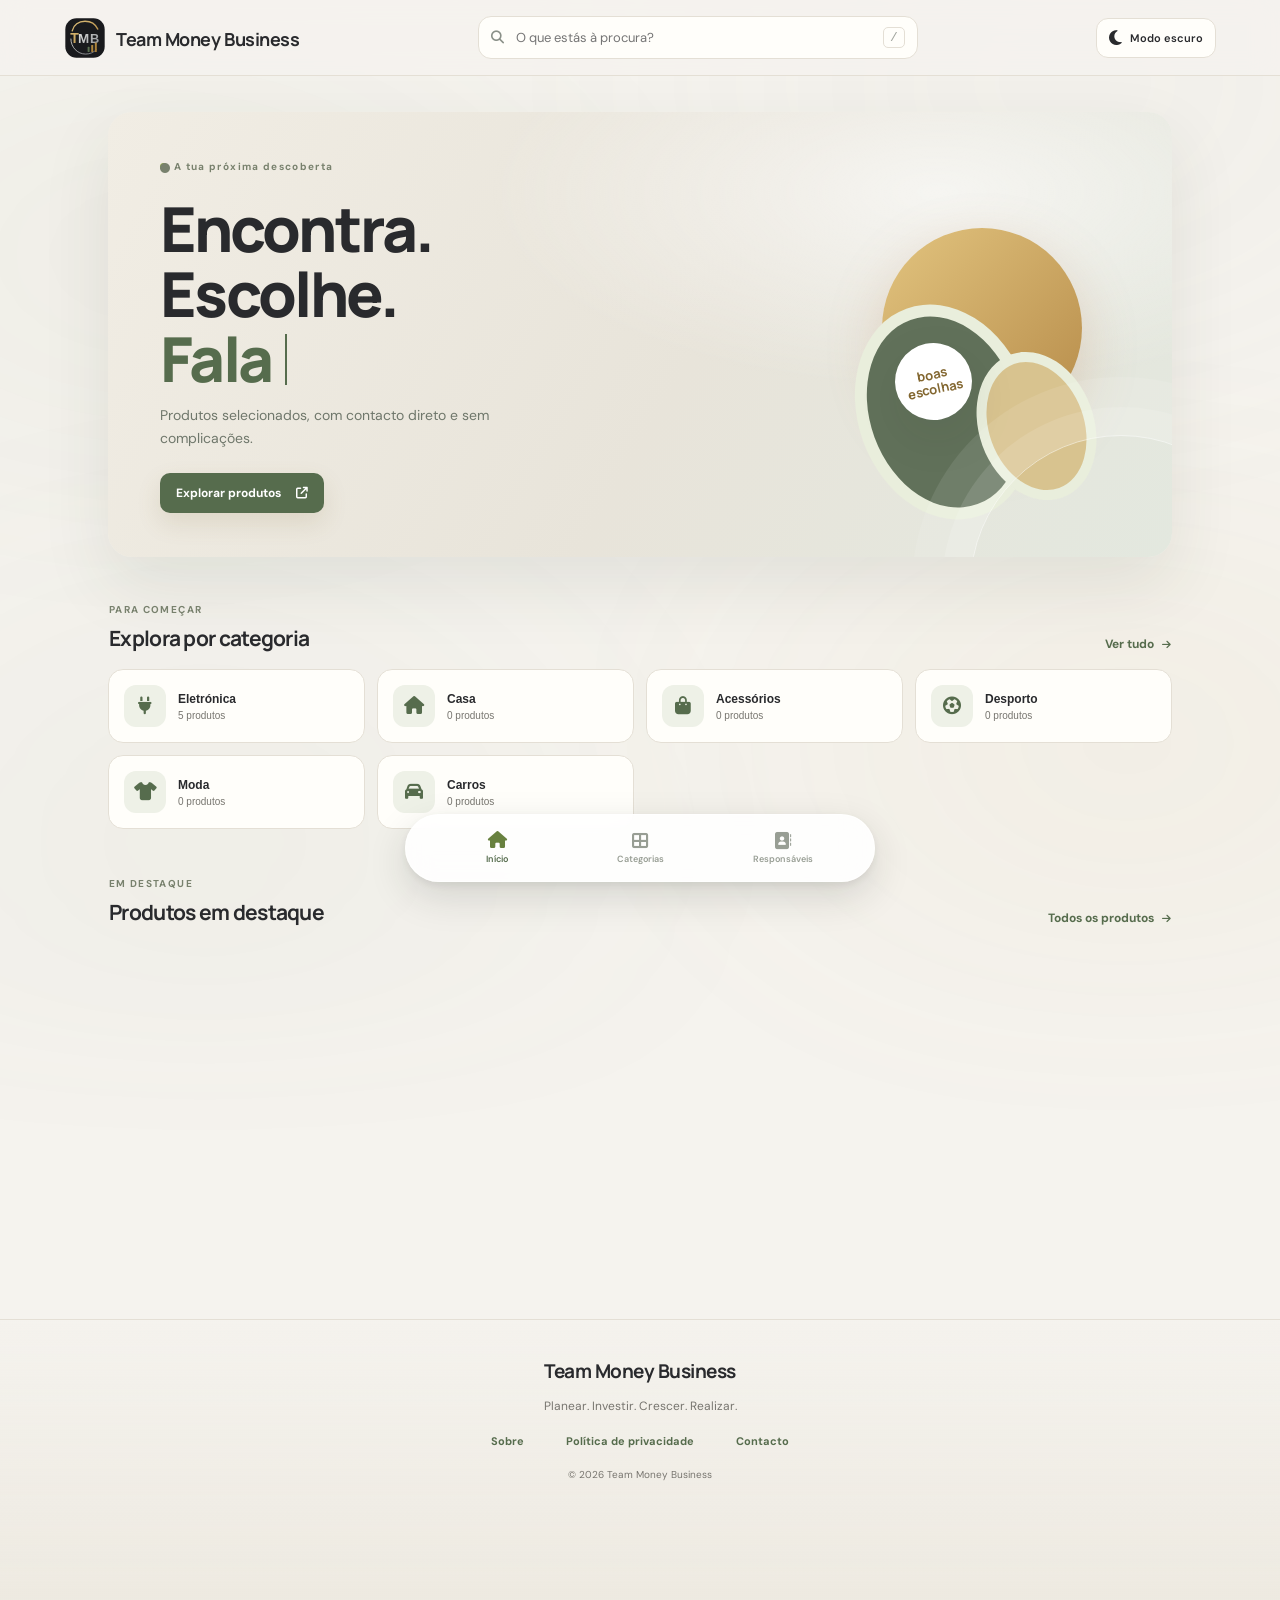
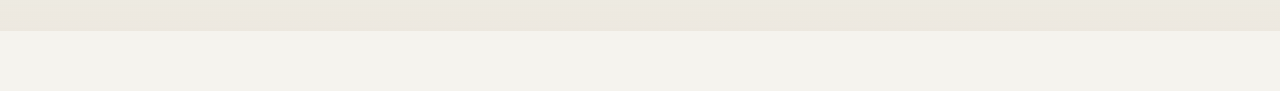
<file: index.html>
<!doctype html>
<html lang="pt">
<head>
  <meta charset="utf-8">
  <meta name="viewport" content="width=device-width, initial-scale=1">
  <meta name="theme-color" content="#f5f3ee">
  <meta name="description" content="Team Money Business é uma vitrine digital de produtos selecionados, com contacto direto e sem complicações. Encontra, escolhe e fala com o vendedor.">
  <title>Team Money Business</title>
  <link rel="stylesheet" href="https://cdnjs.cloudflare.com/ajax/libs/font-awesome/6.7.2/css/all.min.css">
  <link rel="preconnect" href="https://fonts.googleapis.com">
  <link rel="preconnect" href="https://fonts.gstatic.com" crossorigin>
  <link href="https://fonts.googleapis.com/css2?family=DM+Sans:wght@400;500;600;700&family=Manrope:wght@600;700;800&display=swap" rel="stylesheet">
  <link rel="stylesheet" href="css/styles.css">
</head>
<body>
  <header class="cabecalho">
    <a class="marca" href="#inicio" aria-label="Team Money Business"><img class="logo-marca" src="assets/logo.svg" alt=""><span class="texto-marca"><strong>Team Money Business</strong></span></a>
    <label class="caixa-pesquisa"><i class="fa-solid fa-magnifying-glass" aria-hidden="true"></i><input id="campoPesquisa" type="search" placeholder="O que estás à procura?" autocomplete="off"><kbd>/</kbd></label>
    <button class="botao-tema" id="alternarTema" type="button" aria-label="Ativar modo escuro" aria-pressed="false"><i class="icone-tema fa-solid fa-moon" aria-hidden="true"></i><span class="legenda-tema">Modo escuro</span></button>
  </header>

  <main id="aplicacao" class="conteudo-pagina">
    <section id="inicio" class="secao-pagina ativa" aria-label="Início">
      <div class="destaque-principal">
        <div class="texto-destaque"><span class="rotulo-superior"><i class="fa-solid fa-circle" aria-hidden="true"></i> <span id="rotuloDigitado" class="texto-digitado" aria-hidden="true">A tua próxima descoberta</span></span><h1 aria-label="Encontra. Escolhe. Fala com o vendedor."><span id="tituloDigitado" class="texto-digitado" aria-hidden="true">Encontra. Escolhe.</span><br><em><span id="fraseDigitada" class="texto-digitado" aria-hidden="true">Fala com o vendedor.</span></em></h1><p>Produtos selecionados, com contacto direto e sem complicações.</p><a class="botao-destaque" href="#categorias">Explorar produtos <i class="fa-solid fa-arrow-up-right-from-square" aria-hidden="true"></i></a></div>
        <div class="arte-destaque" aria-hidden="true"><div class="sol-decorativo"></div><div class="circulo-decorativo circulo-um"></div><div class="circulo-decorativo circulo-dois"></div><div class="selo-destaque">boas<br>escolhas</div><i class="brilho-destaque fa-solid fa-sparkles"></i></div>
      </div>
      <div class="cabecalho-secao"><div><span class="rotulo-superior">PARA COMEÇAR</span><h2>Explora por categoria</h2></div><a href="#categorias" class="link-texto">Ver tudo <i class="fa-solid fa-arrow-right" aria-hidden="true"></i></a></div>
      <div id="categoriasInicio" class="lista-categorias"></div>
      <div class="cabecalho-secao cabecalho-produtos"><div><span class="rotulo-superior">EM DESTAQUE</span><h2>Produtos em destaque</h2></div><a href="#categorias" class="link-texto">Todos os produtos <i class="fa-solid fa-arrow-right" aria-hidden="true"></i></a></div>
      <div id="produtosDestaque" class="grelha-produtos"></div>
    </section>

    <section id="produto" class="secao-pagina" aria-label="Detalhes do produto">
      <div id="paginaProduto"></div>
    </section>

    <section id="categorias" class="secao-pagina" aria-label="Categorias e produtos">
      <div class="titulo-pagina"><span class="rotulo-superior">EXPLORA O CATÁLOGO</span><h1>Produtos</h1><p>Escolhe uma categoria ou pesquisa pelo que precisas.</p></div>
      <div id="filtrosCategoria" class="linha-filtros"></div>
      <div id="produtosCatalogo" class="grelha-produtos"></div>
      <div id="semProdutos" class="estado-vazio" hidden><i class="fa-solid fa-magnifying-glass" aria-hidden="true"></i><h3>Não encontrámos esse produto</h3><p>Tenta outro termo ou escolhe uma categoria.</p></div>
    </section>

    <section id="responsaveis" class="secao-pagina" aria-label="Responsáveis">
      <div class="titulo-pagina"><span class="rotulo-superior">CONTACTO DIRETO</span><h1>Os responsáveis</h1><p>Escolhe com quem queres falar. O WhatsApp abre com a mensagem pronta.</p></div>
      <div id="listaResponsaveis" class="grelha-responsaveis"></div>
      <div class="nota-informativa"><i class="fa-solid fa-circle-info" aria-hidden="true"></i><p>Ao escolher um responsável, vais abrir uma conversa no WhatsApp. A compra é combinada diretamente com essa pessoa.</p></div>
    </section>
  </main>

  <footer class="rodape-site"><a class="marca-rodape" href="#inicio">Team Money Business</a><p class="slogan-rodape">Planear. Investir. Crescer. Realizar.</p><nav aria-label="Informações"><a href="pages/about.html">Sobre</a><a href="pages/privacy-policy.html">Política de privacidade</a><a href="pages/contact.html">Contacto</a></nav><span class="direitos-rodape">© <span data-ano-atual></span> Team Money Business</span></footer>

  <nav class="barra-navegacao" aria-label="Navegação principal">
    <a href="#inicio" class="item-navegacao ativa" data-rota="inicio"><i class="icone-navegacao fa-solid fa-house" aria-hidden="true"></i><span>Início</span></a>
    <a href="#categorias" class="item-navegacao" data-rota="categorias"><i class="icone-navegacao fa-solid fa-table-cells-large" aria-hidden="true"></i><span>Categorias</span></a>
    <a href="#responsaveis" class="item-navegacao" data-rota="responsaveis"><i class="icone-navegacao fa-solid fa-address-book" aria-hidden="true"></i><span>Responsáveis</span></a>
  </nav>

  <dialog id="janelaContacto" class="janela-contacto"><button class="botao-fechar-janela" aria-label="Fechar"><i class="fa-solid fa-xmark" aria-hidden="true"></i></button><span class="rotulo-superior">UM ÚLTIMO PASSO</span><h2>Com quem queres falar?</h2><p id="produtoContacto" class="produto-contacto"></p><div id="listaResponsaveisContacto" class="lista-responsaveis"></div></dialog>
  <div id="aviso-flutuante" class="aviso-flutuante" role="status" aria-live="polite"></div>
  <script src="js/theme.js" defer></script>
  <script src="js/app.js" defer></script>
</body>
</html>
</file>
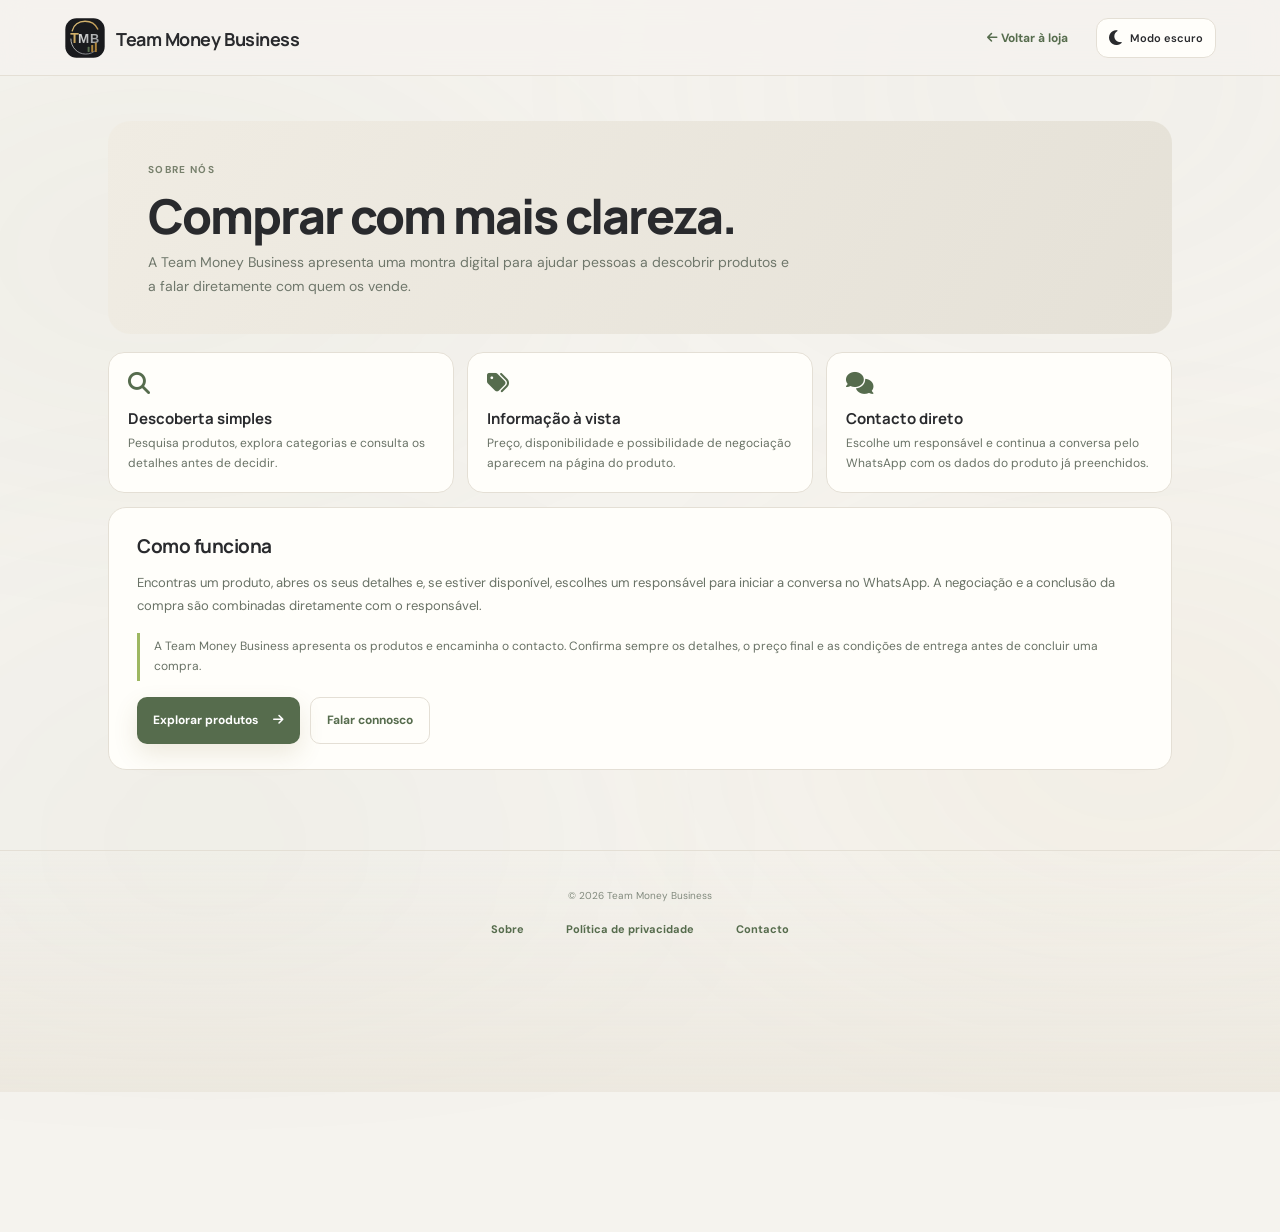
<file: pages/about.html>
<!doctype html>
<html lang="pt">
<head>
  <meta charset="utf-8">
  <meta name="viewport" content="width=device-width, initial-scale=1">
  <meta name="theme-color" content="#f5f3ee">
  <title>Sobre | Team Money Business</title>
  <link rel="stylesheet" href="https://cdnjs.cloudflare.com/ajax/libs/font-awesome/6.7.2/css/all.min.css">
  <link rel="preconnect" href="https://fonts.googleapis.com">
  <link rel="preconnect" href="https://fonts.gstatic.com" crossorigin>
  <link href="https://fonts.googleapis.com/css2?family=DM+Sans:wght@400;500;600;700&family=Manrope:wght@600;700;800&display=swap" rel="stylesheet">
  <link rel="stylesheet" href="../css/styles.css">
</head>
<body>
  <header class="cabecalho cabecalho-informativo">
    <a class="marca" href="../index.html#inicio" aria-label="Team Money Business"><img class="logo-marca" src="../assets/logo.svg" alt=""><span class="texto-marca"><strong>Team Money Business</strong></span></a>
    <a class="voltar-loja" href="../index.html#inicio"><i class="fa-solid fa-arrow-left" aria-hidden="true"></i> Voltar à loja</a>
    <button class="botao-tema" id="alternarTema" type="button" aria-label="Ativar modo escuro" aria-pressed="false"><i class="icone-tema fa-solid fa-moon" aria-hidden="true"></i><span class="legenda-tema">Modo escuro</span></button>
  </header>
  <main class="conteudo-pagina conteudo-informativo">
    <section class="destaque-informativo"><span class="rotulo-superior">SOBRE NÓS</span><h1>Comprar com mais clareza.</h1><p>A Team Money Business apresenta uma montra digital para ajudar pessoas a descobrir produtos e a falar diretamente com quem os vende.</p></section>
    <div class="grelha-informativa">
      <article class="cartao-informativo"><i class="fa-solid fa-magnifying-glass" aria-hidden="true"></i><h2>Descoberta simples</h2><p>Pesquisa produtos, explora categorias e consulta os detalhes antes de decidir.</p></article>
      <article class="cartao-informativo"><i class="fa-solid fa-tags" aria-hidden="true"></i><h2>Informação à vista</h2><p>Preço, disponibilidade e possibilidade de negociação aparecem na página do produto.</p></article>
      <article class="cartao-informativo"><i class="fa-solid fa-comments" aria-hidden="true"></i><h2>Contacto direto</h2><p>Escolhe um responsável e continua a conversa pelo WhatsApp com os dados do produto já preenchidos.</p></article>
    </div>
    <section class="painel-informativo"><h2>Como funciona</h2><p>Encontras um produto, abres os seus detalhes e, se estiver disponível, escolhes um responsável para iniciar a conversa no WhatsApp. A negociação e a conclusão da compra são combinadas diretamente com o responsável.</p><div class="alerta-informativo">A Team Money Business apresenta os produtos e encaminha o contacto. Confirma sempre os detalhes, o preço final e as condições de entrega antes de concluir uma compra.</div><div class="acoes-informativas"><a class="botao-destaque" href="../index.html#categorias">Explorar produtos <i class="fa-solid fa-arrow-right" aria-hidden="true"></i></a><a class="link-secundario" href="contact.html">Falar connosco</a></div></section>
  </main>
  <footer class="rodape-site"><span>© <span data-ano-atual></span> Team Money Business</span><nav aria-label="Informações"><a href="about.html">Sobre</a><a href="privacy-policy.html">Política de privacidade</a><a href="contact.html">Contacto</a></nav></footer>
  <script src="../js/theme.js" defer></script>
</body>
</html>
</file>
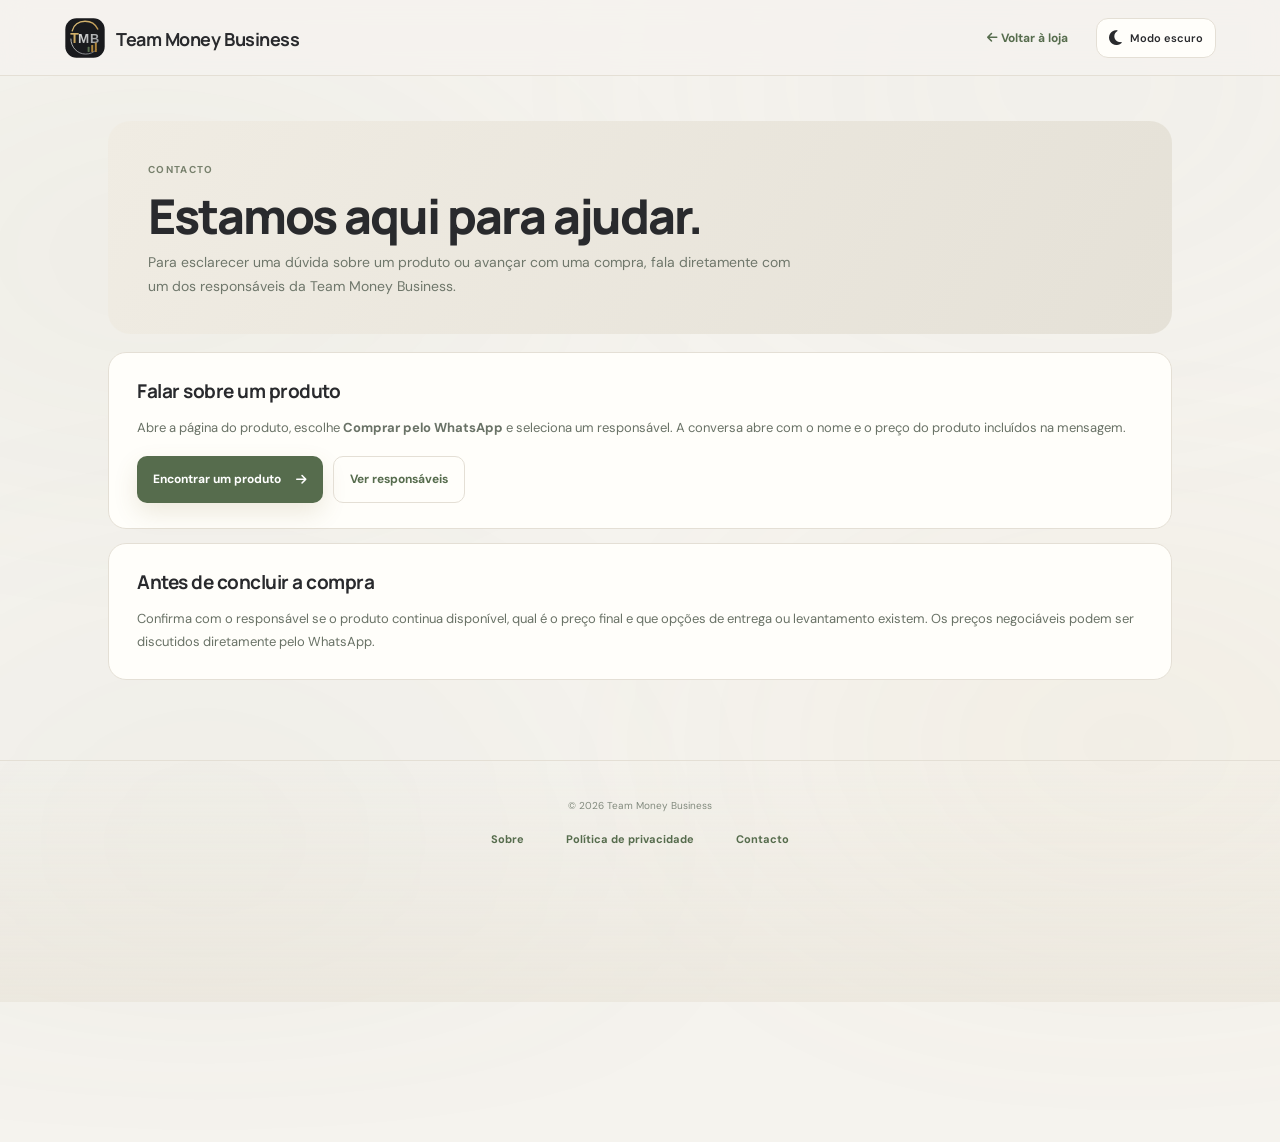
<file: pages/contact.html>
<!doctype html>
<html lang="pt">
<head>
  <meta charset="utf-8">
  <meta name="viewport" content="width=device-width, initial-scale=1">
  <meta name="theme-color" content="#f5f3ee">
  <title>Contacto | Team Money Business</title>
  <link rel="stylesheet" href="https://cdnjs.cloudflare.com/ajax/libs/font-awesome/6.7.2/css/all.min.css">
  <link rel="preconnect" href="https://fonts.googleapis.com">
  <link rel="preconnect" href="https://fonts.gstatic.com" crossorigin>
  <link href="https://fonts.googleapis.com/css2?family=DM+Sans:wght@400;500;600;700&family=Manrope:wght@600;700;800&display=swap" rel="stylesheet">
  <link rel="stylesheet" href="../css/styles.css">
</head>
<body>
  <header class="cabecalho cabecalho-informativo">
    <a class="marca" href="../index.html#inicio" aria-label="Team Money Business"><img class="logo-marca" src="../assets/logo.svg" alt=""><span class="texto-marca"><strong>Team Money Business</strong></span></a>
    <a class="voltar-loja" href="../index.html#inicio"><i class="fa-solid fa-arrow-left" aria-hidden="true"></i> Voltar à loja</a>
    <button class="botao-tema" id="alternarTema" type="button" aria-label="Ativar modo escuro" aria-pressed="false"><i class="icone-tema fa-solid fa-moon" aria-hidden="true"></i><span class="legenda-tema">Modo escuro</span></button>
  </header>
  <main class="conteudo-pagina conteudo-informativo">
    <section class="destaque-informativo"><span class="rotulo-superior">CONTACTO</span><h1>Estamos aqui para ajudar.</h1><p>Para esclarecer uma dúvida sobre um produto ou avançar com uma compra, fala diretamente com um dos responsáveis da Team Money Business.</p></section>
    <section class="painel-informativo"><h2>Falar sobre um produto</h2><p>Abre a página do produto, escolhe <strong>Comprar pelo WhatsApp</strong> e seleciona um responsável. A conversa abre com o nome e o preço do produto incluídos na mensagem.</p><div class="acoes-informativas"><a class="botao-destaque" href="../index.html#categorias">Encontrar um produto <i class="fa-solid fa-arrow-right" aria-hidden="true"></i></a><a class="link-secundario" href="../index.html#responsaveis">Ver responsáveis</a></div></section>
    <section class="painel-informativo"><h2>Antes de concluir a compra</h2><p>Confirma com o responsável se o produto continua disponível, qual é o preço final e que opções de entrega ou levantamento existem. Os preços negociáveis podem ser discutidos diretamente pelo WhatsApp.</p></section>
  </main>
  <footer class="rodape-site"><span>© <span data-ano-atual></span> Team Money Business</span><nav aria-label="Informações"><a href="about.html">Sobre</a><a href="privacy-policy.html">Política de privacidade</a><a href="contact.html">Contacto</a></nav></footer>
  <script src="../js/theme.js" defer></script>
</body>
</html>
</file>
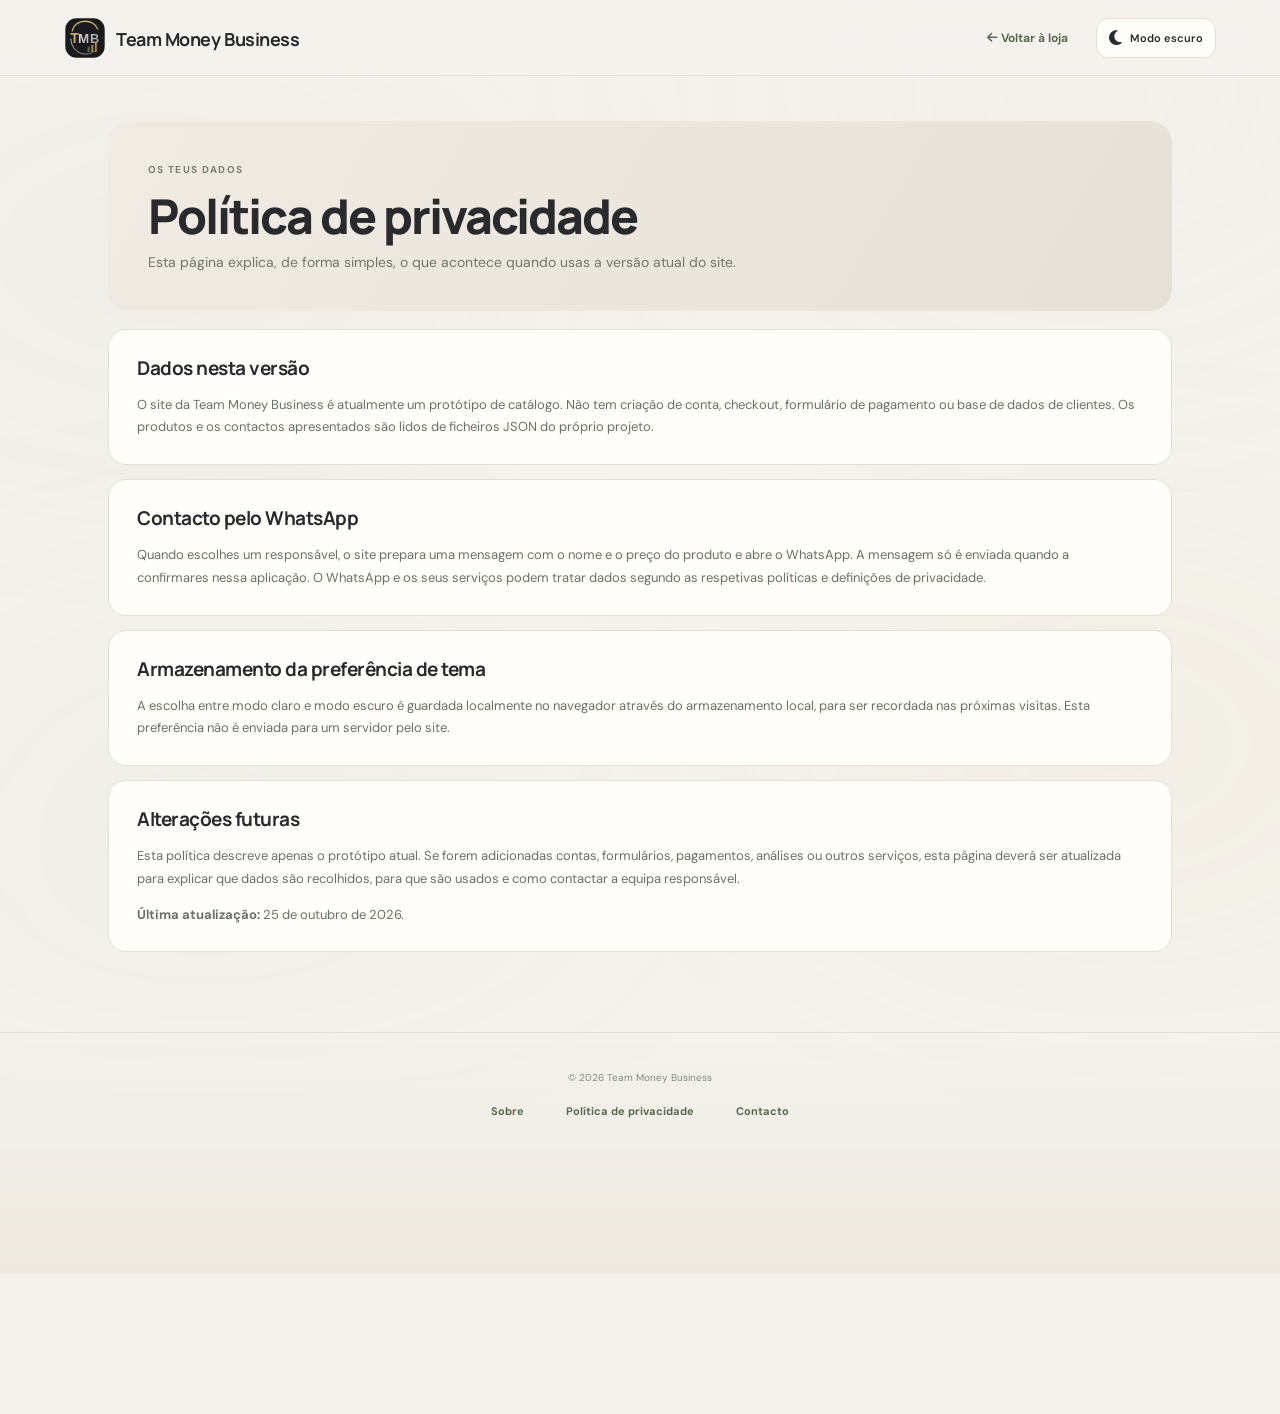
<file: pages/privacy-policy.html>
<!doctype html>
<html lang="pt">
<head>
  <meta charset="utf-8">
  <meta name="viewport" content="width=device-width, initial-scale=1">
  <meta name="theme-color" content="#f5f3ee">
  <title>Política de privacidade | Team Money Business</title>
  <link rel="stylesheet" href="https://cdnjs.cloudflare.com/ajax/libs/font-awesome/6.7.2/css/all.min.css">
  <link rel="preconnect" href="https://fonts.googleapis.com">
  <link rel="preconnect" href="https://fonts.gstatic.com" crossorigin>
  <link href="https://fonts.googleapis.com/css2?family=DM+Sans:wght@400;500;600;700&family=Manrope:wght@600;700;800&display=swap" rel="stylesheet">
  <link rel="stylesheet" href="../css/styles.css">
</head>
<body>
  <header class="cabecalho cabecalho-informativo">
    <a class="marca" href="../index.html#inicio" aria-label="Team Money Business"><img class="logo-marca" src="../assets/logo.svg" alt=""><span class="texto-marca"><strong>Team Money Business</strong></span></a>
    <a class="voltar-loja" href="../index.html#inicio"><i class="fa-solid fa-arrow-left" aria-hidden="true"></i> Voltar à loja</a>
    <button class="botao-tema" id="alternarTema" type="button" aria-label="Ativar modo escuro" aria-pressed="false"><i class="icone-tema fa-solid fa-moon" aria-hidden="true"></i><span class="legenda-tema">Modo escuro</span></button>
  </header>
  <main class="conteudo-pagina conteudo-informativo">
    <section class="destaque-informativo"><span class="rotulo-superior">OS TEUS DADOS</span><h1>Política de privacidade</h1><p>Esta página explica, de forma simples, o que acontece quando usas a versão atual do site.</p></section>
    <section class="painel-informativo"><h2>Dados nesta versão</h2><p>O site da Team Money Business é atualmente um protótipo de catálogo. Não tem criação de conta, checkout, formulário de pagamento ou base de dados de clientes. Os produtos e os contactos apresentados são lidos de ficheiros JSON do próprio projeto.</p></section>
    <section class="painel-informativo"><h2>Contacto pelo WhatsApp</h2><p>Quando escolhes um responsável, o site prepara uma mensagem com o nome e o preço do produto e abre o WhatsApp. A mensagem só é enviada quando a confirmares nessa aplicação. O WhatsApp e os seus serviços podem tratar dados segundo as respetivas políticas e definições de privacidade.</p></section>
    <section class="painel-informativo"><h2>Armazenamento da preferência de tema</h2><p>A escolha entre modo claro e modo escuro é guardada localmente no navegador através do armazenamento local, para ser recordada nas próximas visitas. Esta preferência não é enviada para um servidor pelo site.</p></section>
    <section class="painel-informativo"><h2>Alterações futuras</h2><p>Esta política descreve apenas o protótipo atual. Se forem adicionadas contas, formulários, pagamentos, análises ou outros serviços, esta página deverá ser atualizada para explicar que dados são recolhidos, para que são usados e como contactar a equipa responsável.</p><p><strong>Última atualização:</strong> 25 de outubro de 2026.</p></section>
  </main>
  <footer class="rodape-site"><span>© <span data-ano-atual></span> Team Money Business</span><nav aria-label="Informações"><a href="about.html">Sobre</a><a href="privacy-policy.html">Política de privacidade</a><a href="contact.html">Contacto</a></nav></footer>
  <script src="../js/theme.js" defer></script>
</body>
</html>
</file>
<file: css/styles.css>
:root {
  --texto: #292a2d;
  --texto-secundario: #77756f;
  --fundo: #f5f3ee;
  --branco: #fffefa;
  --verde: #566c4d;
  --lima: #d4b66f;
  --linha: #e4dfd5;
  --laranja: #bd9550;
  --sombra: 0 18px 50px #29261e14;
}
* {
  box-sizing: border-box;
}
html {
  scroll-behavior: smooth;
}
body {
  margin: 0;
  background: var(--fundo);
  color: var(--texto);
  font-family: "DM Sans", sans-serif;
  padding-bottom: 100px;
}
.cabecalho {
  height: 76px;
  padding: 0 max(5vw, 24px);
  display: flex;
  align-items: center;
  justify-content: space-between;
  gap: 28px;
  background: #f7f7f2ed;
  backdrop-filter: blur(14px);
  position: sticky;
  top: 0;
  z-index: 5;
  border-bottom: 1px solid #e8e9e1;
}
.marca {
  display: flex;
  align-items: center;
  gap: 10px;
  text-decoration: none;
  color: var(--texto);
  font-family: Manrope, sans-serif;
  font-size: 21px;
  font-weight: 800;
  letter-spacing: -1px;
}
.ponto-marca {
  color: #ec875f;
}
.caixa-pesquisa {
  width: min(440px, 58vw);
  height: 43px;
  border: 1px solid var(--linha);
  background: white;
  border-radius: 13px;
  display: flex;
  align-items: center;
  gap: 10px;
  padding: 0 12px;
  color: #8a9088;
}
.caixa-pesquisa > span {
  font-size: 24px;
  line-height: 1;
  transform: rotate(-20deg);
}
.caixa-pesquisa input {
  border: 0;
  outline: 0;
  background: transparent;
  width: 100%;
  font: inherit;
  color: var(--texto);
  font-size: 13px;
}
.caixa-pesquisa kbd {
  border: 1px solid var(--linha);
  border-radius: 5px;
  padding: 2px 6px;
  font: 11px inherit;
  color: #a0a49d;
}
.conteudo-pagina {
  max-width: 1120px;
  margin: 0 auto;
  padding: 36px 28px 50px;
}
.secao-pagina {
  display: none;
  animation: surgir 0.3s ease;
}
.secao-pagina.ativa {
  display: block;
}
@keyframes surgir {
  from {
    opacity: 0;
    transform: translateY(5px);
  }
  to {
    opacity: 1;
    transform: translateY(0);
  }
}
.destaque-principal {
  min-height: 320px;
  background: #e9eedc;
  border-radius: 24px;
  display: grid;
  grid-template-columns: 1.05fr 0.95fr;
  overflow: hidden;
  padding: 44px 52px;
  position: relative;
}
.texto-destaque {
  position: relative;
  z-index: 1;
}
.rotulo-superior {
  font-size: 10px;
  font-weight: 700;
  letter-spacing: 1.35px;
  color: #78816d;
  display: inline-flex;
  align-items: center;
  gap: 7px;
}
.destaque-principal .rotulo-superior i {
  width: 7px;
  height: 7px;
  border-radius: 50%;
  background: #8aa34b;
}
.destaque-principal h1,
.titulo-pagina h1 {
  font:
    800 clamp(34px, 4.2vw, 52px)/1.05 Manrope,
    sans-serif;
  letter-spacing: -2.7px;
  margin: 19px 0 13px;
}
.destaque-principal h1 em {
  font-style: normal;
  color: var(--verde);
}
.texto-destaque > p,
.titulo-pagina p {
  color: #6f776b;
  font-size: 14px;
  line-height: 1.6;
  max-width: 390px;
  margin: 0;
}
.botao-destaque {
  display: inline-flex;
  gap: 15px;
  align-items: center;
  margin-top: 24px;
  background: var(--verde);
  color: white;
  text-decoration: none;
  border-radius: 10px;
  padding: 12px 16px;
  font-size: 12px;
  font-weight: 700;
}
.botao-destaque span {
  color: var(--lima);
  font-size: 16px;
}
.arte-destaque {
  position: relative;
  min-height: 230px;
}
.sol-decorativo {
  position: absolute;
  width: 200px;
  height: 200px;
  right: 38px;
  top: 8px;
  border-radius: 50%;
  background: #f4b77f;
}
.circulo-decorativo {
  position: absolute;
  border-radius: 50%;
  transform: rotate(-20deg);
}
.circulo-um {
  width: 172px;
  height: 220px;
  background: #638370;
  right: 90px;
  top: 82px;
  border: 12px solid #e9eedc;
}
.circulo-dois {
  width: 115px;
  height: 152px;
  background: #d9ed78;
  right: 26px;
  top: 130px;
  border: 10px solid #e9eedc;
}
.selo-destaque {
  position: absolute;
  right: 148px;
  top: 123px;
  background: #fff;
  border-radius: 50%;
  width: 77px;
  height: 77px;
  display: grid;
  place-content: center;
  text-align: center;
  font: 700 13px/1.12 Manrope;
  transform: rotate(-12deg);
  box-shadow: var(--sombra);
  color: var(--verde);
}
.brilho-destaque {
  position: absolute;
  top: 28px;
  right: 24px;
  font-size: 36px;
  color: var(--verde);
}
.cabecalho-secao {
  display: flex;
  justify-content: space-between;
  align-items: end;
  margin: 40px 1px 17px;
}
.cabecalho-secao h2 {
  font:
    700 21px Manrope,
    sans-serif;
  letter-spacing: -0.7px;
  margin: 6px 0 0;
}
.link-texto {
  font-size: 12px;
  text-decoration: none;
  color: var(--verde);
  font-weight: 700;
}
.link-texto span {
  margin-left: 5px;
}
.lista-categorias {
  display: grid;
  grid-template-columns: repeat(4, 1fr);
  gap: 12px;
}
.cartao-categoria {
  border: 1px solid var(--linha);
  background: white;
  border-radius: 15px;
  padding: 15px;
  text-align: left;
  cursor: pointer;
  display: flex;
  align-items: center;
  gap: 12px;
  color: var(--texto);
  transition: 0.2s;
}
.cartao-categoria:hover {
  transform: translateY(-2px);
  border-color: #b4c47b;
  box-shadow: var(--sombra);
}
.icone-categoria {
  width: 42px;
  height: 42px;
  display: grid;
  place-items: center;
  border-radius: 12px;
  background: #eef1e7;
  font-size: 20px;
}
.cartao-categoria strong {
  display: block;
  font-size: 12px;
}
.cartao-categoria small {
  color: var(--texto-secundario);
  font-size: 10px;
  display: block;
  margin-top: 4px;
}
.cabecalho-produtos {
  margin-top: 42px;
}
.grelha-produtos {
  display: grid;
  grid-template-columns: repeat(4, minmax(0, 1fr));
  gap: 15px;
}
.cartao-produto {
  border: 1px solid var(--linha);
  background: white;
  border-radius: 16px;
  overflow: hidden;
  cursor: pointer;
  transition:
    transform 0.2s,
    box-shadow 0.2s;
}
.cartao-produto:hover {
  transform: translateY(-3px);
  box-shadow: var(--sombra);
}
.area-imagem-produto {
  height: 146px;
  display: grid;
  place-items: center;
  position: relative;
  overflow: hidden;
  background: linear-gradient(140deg, #e4ecdd, #f3e9d9);
}
.area-imagem-produto:before,
.area-imagem-detalhe:before {
  content: "";
  position: absolute;
  width: 130px;
  height: 130px;
  border: 1px solid #ffffff99;
  border-radius: 50%;
  right: -25px;
  top: -46px;
}
.area-imagem-produto .etiqueta-disponibilidade {
  position: absolute;
  left: 11px;
  top: 11px;
  background: white;
  border-radius: 20px;
  padding: 5px 8px;
  font-size: 9px;
  font-weight: 700;
  color: var(--verde);
}
.informacao-produto {
  padding: 13px 14px 15px;
}
.categoria-produto {
  font-size: 9px;
  color: #8a9185;
  text-transform: uppercase;
  letter-spacing: 1px;
  font-weight: 700;
}
.informacao-produto h3 {
  font: 700 14px Manrope;
  margin: 7px 0 8px;
}
.rodape-cartao-produto {
  display: flex;
  justify-content: space-between;
  align-items: center;
}
.preco-produto {
  font: 800 15px Manrope;
  color: var(--verde);
}
.negociavel {
  font-size: 9px;
  color: #798361;
  background: #f1f4e5;
  padding: 5px 7px;
  border-radius: 20px;
}
.titulo-pagina {
  padding: 20px 0 25px;
}
.titulo-pagina h1 {
  font-size: 39px;
  margin: 9px 0;
}
.titulo-pagina p {
  font-size: 13px;
}
.linha-filtros {
  display: flex;
  gap: 8px;
  flex-wrap: wrap;
  margin-bottom: 20px;
}
.opcao-filtro {
  border: 1px solid var(--linha);
  background: white;
  border-radius: 20px;
  padding: 9px 14px;
  font: 600 11px "DM Sans";
  color: #657063;
  cursor: pointer;
}
.opcao-filtro.ativa {
  background: var(--verde);
  border-color: var(--verde);
  color: white;
}
.estado-vazio {
  text-align: center;
  padding: 50px 15px;
  color: var(--texto-secundario);
}
.estado-vazio > span {
  font-size: 35px;
}
.estado-vazio h3 {
  font: 700 18px Manrope;
  color: var(--texto);
  margin: 10px 0;
}
.estado-vazio p {
  font-size: 13px;
}
.grelha-responsaveis {
  display: grid;
  grid-template-columns: repeat(3, 1fr);
  gap: 14px;
}
.cartao-responsavel {
  background: white;
  border: 1px solid var(--linha);
  border-radius: 16px;
  padding: 18px;
  display: flex;
  gap: 13px;
  align-items: center;
}
.iniciais-responsavel {
  width: 48px;
  height: 48px;
  border-radius: 15px;
  background: #e8eed7;
  color: var(--verde);
  display: grid;
  place-items: center;
  font: 800 16px Manrope;
  flex: 0 0 auto;
}
.cartao-responsavel h3 {
  font: 700 14px Manrope;
  margin: 0 0 4px;
}
.cartao-responsavel p {
  font-size: 11px;
  color: var(--texto-secundario);
  margin: 0;
}
.atendimento-disponivel {
  display: inline-flex;
  align-items: center;
  gap: 5px;
  font-size: 9px;
  color: #618052;
  margin-top: 7px;
}
.atendimento-disponivel:before {
  content: "";
  width: 6px;
  height: 6px;
  border-radius: 50%;
  background: #80ad5b;
}
.nota-informativa {
  margin-top: 20px;
  padding: 13px 15px;
  background: #eef0e7;
  border-radius: 12px;
  display: flex;
  gap: 11px;
  align-items: center;
  color: #6f7768;
}
.nota-informativa span {
  color: #8ca14a;
  font-size: 20px;
}
.nota-informativa p {
  font-size: 11px;
  line-height: 1.5;
  margin: 0;
}
.barra-navegacao {
  position: fixed;
  bottom: 0;
  left: 0;
  right: 0;
  height: 76px;
  background: #ffffffed;
  backdrop-filter: blur(15px);
  border-top: 1px solid var(--linha);
  z-index: 6;
  display: flex;
  justify-content: center;
  gap: min(12vw, 130px);
  align-items: center;
  padding-bottom: env(safe-area-inset-bottom);
}
.item-navegacao {
  min-width: 68px;
  display: flex;
  flex-direction: column;
  align-items: center;
  gap: 4px;
  color: #989e94;
  text-decoration: none;
  font-size: 9px;
  font-weight: 600;
}
.icone-navegacao {
  font-size: 21px;
  line-height: 1;
}
.item-navegacao.ativa {
  color: var(--verde);
}
.item-navegacao.ativa .icone-navegacao {
  color: #68813f;
}
.janela-produto,
.janela-contacto {
  border: 0;
  border-radius: 22px;
  padding: 0;
  width: min(440px, calc(100% - 30px));
  box-shadow: 0 25px 90px #10191140;
  color: var(--texto);
}
dialog::backdrop {
  background: #18251c80;
  backdrop-filter: blur(3px);
}
.botao-fechar-janela {
  position: absolute;
  right: 14px;
  top: 12px;
  width: 32px;
  height: 32px;
  border: 0;
  border-radius: 50%;
  background: #ffffffdd;
  font-size: 22px;
  z-index: 2;
  cursor: pointer;
}
.area-imagem-detalhe {
  height: 210px;
  display: grid;
  place-items: center;
  position: relative;
  overflow: hidden;
  background: #e4ecdd;
}
.detalhe-produto {
  display: flex;
  flex-direction: column;
  gap: 11px;
  padding: 27px 28px 30px;
}
.detalhe-produto h2,
.janela-contacto h2 {
  font: 800 25px Manrope;
  letter-spacing: -1px;
  margin: 0;
}
.detalhe-produto p {
  color: #727b70;
  font-size: 13px;
  line-height: 1.75;
  margin: 0;
}
.preco-detalhe {
  font: 800 23px Manrope;
  color: var(--verde);
  margin: 3px 0 2px;
}
.disponibilidade {
  font-size: 11px;
  color: #59804d;
}
.disponibilidade.indisponivel {
  color: #b55342;
}
.botao-principal {
  width: 100%;
  border: 0;
  background: var(--verde);
  color: white;
  border-radius: 11px;
  padding: 14px;
  font: 700 12px "DM Sans";
  cursor: pointer;
  margin-top: 6px;
}
.botao-principal:disabled {
  background: #b8beb4;
  cursor: not-allowed;
}
.janela-contacto {
  padding: 29px 25px 25px;
}
.janela-contacto h2 {
  margin-top: 12px;
}
.produto-contacto {
  font-size: 12px;
  color: var(--texto-secundario);
  margin: 0 0 17px;
}
.lista-responsaveis {
  display: grid;
  gap: 9px;
}
.cartao-responsavel-contacto {
  border: 1px solid var(--linha);
  border-radius: 12px;
  background: white;
  padding: 12px;
  display: flex;
  align-items: center;
  gap: 11px;
  text-align: left;
  cursor: pointer;
}
.cartao-responsavel-contacto:hover {
  border-color: #aebe75;
  background: #fbfcf5;
}
.cartao-responsavel-contacto .iniciais-responsavel {
  width: 39px;
  height: 39px;
  font-size: 13px;
}
.cartao-responsavel-contacto strong {
  font-size: 12px;
  display: block;
}
.cartao-responsavel-contacto small {
  font-size: 10px;
  color: var(--texto-secundario);
  display: block;
  margin-top: 3px;
}
.seta-escolha {
  margin-left: auto;
  color: #90a45b;
  font-size: 19px;
}
.aviso-flutuante {
  position: fixed;
  left: 50%;
  bottom: 93px;
  transform: translate(-50%, 12px);
  background: #233c30;
  color: white;
  padding: 11px 16px;
  border-radius: 10px;
  font-size: 11px;
  opacity: 0;
  transition: 0.2s;
  z-index: 9;
  pointer-events: none;
}
.aviso-flutuante.visivel {
  opacity: 1;
  transform: translate(-50%, 0);
}
@media (max-width: 760px) {
  .cabecalho {
    height: 68px;
    padding: 0 17px;
    gap: 15px;
  }
  .marca {
    font-size: 18px;
  }
  .caixa-pesquisa {
    width: 55%;
    height: 40px;
  }
  .caixa-pesquisa input {
    font-size: 11px;
  }
  .caixa-pesquisa kbd {
    display: none;
  }
  .conteudo-pagina {
    padding: 20px 16px 35px;
  }
  .destaque-principal {
    min-height: 300px;
    padding: 30px 25px;
    grid-template-columns: 1fr;
  }
  .destaque-principal h1 {
    font-size: 38px;
  }
  .arte-destaque {
    position: absolute;
    width: 45%;
    height: 160px;
    right: 0;
    bottom: 0;
    opacity: 0.82;
    transform: scale(0.82);
    transform-origin: bottom right;
  }
  .texto-destaque > p {
    max-width: 255px;
    font-size: 12px;
  }
  .lista-categorias {
    grid-template-columns: repeat(2, 1fr);
  }
  .cartao-categoria {
    padding: 11px;
  }
  .grelha-produtos {
    grid-template-columns: repeat(2, minmax(0, 1fr));
    gap: 10px;
  }
  .area-imagem-produto {
    height: 130px;
  }
  .informacao-produto {
    padding: 11px;
  }
  .informacao-produto h3 {
    font-size: 12px;
  }
  .preco-produto {
    font-size: 13px;
  }
  .cabecalho-secao {
    margin-top: 31px;
  }
  .cabecalho-secao h2 {
    font-size: 18px;
  }
  .link-texto {
    font-size: 10px;
  }
  .grelha-responsaveis {
    grid-template-columns: 1fr;
  }
  .titulo-pagina {
    padding-top: 14px;
  }
  .titulo-pagina h1 {
    font-size: 34px;
  }
  .barra-navegacao {
    height: 70px;
    gap: 14vw;
  }
  .item-navegacao {
    font-size: 9px;
  }
}
.logo-marca {
  width: 42px;
  height: 42px;
  flex: 0 0 42px;
  object-fit: contain;
}
@media (min-width: 761px) and (max-width: 980px) {
  .grelha-produtos {
    grid-template-columns: repeat(3, 1fr);
  }
  .destaque-principal {
    padding: 38px;
  }
  .grelha-responsaveis {
    grid-template-columns: repeat(2, 1fr);
  }
}
:root[data-tema="escuro"] {
  color-scheme: dark;
  --texto: #f1efe8;
  --texto-secundario: #b7b3a9;
  --fundo: #17181b;
  --branco: #25262a;
  --verde: #91a77d;
  --lima: #d8b96f;
  --linha: #3a3b3f;
  --laranja: #d1aa58;
  --sombra: 0 18px 50px #0007;
}
[data-tema="escuro"] body {
  background: var(--fundo);
  color: var(--texto);
}
[data-tema="escuro"] .cabecalho {
  background: #151b18ed;
  border-color: var(--linha);
}
[data-tema="escuro"] .caixa-pesquisa,
[data-tema="escuro"] .cartao-categoria,
[data-tema="escuro"] .cartao-produto,
[data-tema="escuro"] .opcao-filtro,
[data-tema="escuro"] .cartao-responsavel,
[data-tema="escuro"] .cartao-responsavel-contacto {
  background: #202a24;
  border-color: var(--linha);
  color: var(--texto);
}
[data-tema="escuro"] .caixa-pesquisa input {
  color: var(--texto);
}
[data-tema="escuro"] .destaque-principal {
  background: #26372d;
}
[data-tema="escuro"] .destaque-principal .rotulo-superior,
[data-tema="escuro"] .rotulo-superior {
  color: #a9b69a;
}
[data-tema="escuro"] .destaque-principal h1 em,
[data-tema="escuro"] .marca,
[data-tema="escuro"] .link-texto {
  color: #c9e59b;
}
[data-tema="escuro"] .texto-destaque > p,
[data-tema="escuro"] .titulo-pagina p,
[data-tema="escuro"] .detalhe-produto p {
  color: #b4beb0;
}
[data-tema="escuro"] [data-tema="escuro"] .botao-destaque,
[data-tema="escuro"] .botao-principal {
  background: #b9d77c;
  color: #1c2b21;
}
[data-tema="escuro"] .botao-destaque span {
  color: #34462b;
}
[data-tema="escuro"] .circulo-decorativo.circulo-um {
  border-color: #26372d;
}
[data-tema="escuro"] .circulo-decorativo.circulo-dois {
  border-color: #26372d;
}
[data-tema="escuro"] .selo-destaque {
  background: #202a24;
  color: #d9ed78;
}
[data-tema="escuro"] .icone-categoria,
[data-tema="escuro"] .iniciais-responsavel,
[data-tema="escuro"] .nota-informativa {
  background: #2a382e;
  color: #d0dfb9;
}
[data-tema="escuro"] .cartao-categoria small,
[data-tema="escuro"] .cartao-responsavel p,
[data-tema="escuro"] .cartao-responsavel-contacto small,
[data-tema="escuro"] .produto-contacto {
  color: #abb5a8;
}
[data-tema="escuro"] .opcao-filtro {
  color: #c5cfc1;
}
[data-tema="escuro"] .opcao-filtro.ativa {
  background: #b9d77c;
  color: #1c2b21;
  border-color: #b9d77c;
}
[data-tema="escuro"] .area-imagem-produto .etiqueta-disponibilidade {
  background: #202a24;
  color: #d9ed78;
}
[data-tema="escuro"] .categoria-produto {
  color: #b3bdad;
}
[data-tema="escuro"] .preco-produto,
[data-tema="escuro"] .preco-detalhe {
  color: #c9e59b;
}
[data-tema="escuro"] .negociavel {
  background: #33412c;
  color: #d2e8a5;
}
[data-tema="escuro"] .barra-navegacao {
  background: #19211cee;
  border-color: var(--linha);
}
[data-tema="escuro"] .item-navegacao {
  color: #a4afa1;
}
[data-tema="escuro"] .item-navegacao.ativa,
[data-tema="escuro"] .item-navegacao.ativa .icone-navegacao {
  color: #c9e59b;
}
[data-tema="escuro"] dialog {
  background: #202a24;
  color: var(--texto);
}
[data-tema="escuro"] .botao-fechar-janela {
  background: #35443a;
  color: var(--texto);
}
[data-tema="escuro"] .cartao-responsavel-contacto:hover {
  background: #2b392e;
}
[data-tema="escuro"] .rodape-site {
  color: #aab5a7;
  border-color: var(--linha);
}
[data-tema="escuro"] .rodape-site a,
[data-tema="escuro"] .voltar-loja {
  color: #c9e59b;
}
[data-tema="escuro"] .painel-informativo,
[data-tema="escuro"] .cartao-informativo {
  background: #202a24;
  border-color: var(--linha);
}
[data-tema="escuro"] .destaque-informativo {
  background: #26372d;
}
[data-tema="escuro"] .destaque-informativo p {
  color: #b4beb0;
}
[data-tema="escuro"] .alerta-informativo {
  color: #b4beb0;
}
[data-tema="escuro"] .painel-informativo p,
[data-tema="escuro"] .cartao-informativo p {
  color: #b4beb0;
}
.texto-marca {
  display: grid;
  gap: 1px;
}
.texto-marca strong {
  font-size: 19px;
  line-height: 1;
}
.texto-marca small {
  font:
    700 8px "DM Sans",
    sans-serif;
  letter-spacing: 1px;
  color: #879082;
}
.botao-tema {
  height: 40px;
  display: inline-flex;
  align-items: center;
  justify-content: center;
  gap: 8px;
  white-space: nowrap;
  border: 1px solid var(--linha);
  border-radius: 12px;
  background: var(--branco);
  color: var(--texto);
  padding: 0 12px;
  font:
    600 11px "DM Sans",
    sans-serif;
  cursor: pointer;
  transition:
    background 0.2s,
    border-color 0.2s,
    transform 0.2s;
}
.botao-tema:hover {
  transform: translateY(-1px);
  border-color: #9eaf81;
}
.icone-tema {
  font-size: 17px;
  line-height: 1;
}
.rodape-site {
  max-width: 1064px;
  margin: 0 auto;
  padding: 16px 28px 28px;
  border-top: 1px solid var(--linha);
  display: flex;
  justify-content: space-between;
  align-items: center;
  gap: 16px;
  color: #828a7e;
  font-size: 10px;
}
.rodape-site nav {
  display: flex;
  gap: 18px;
  flex-wrap: wrap;
}
.rodape-site a,
.voltar-loja {
  color: var(--verde);
  text-decoration: none;
  font-weight: 700;
}
.rodape-site a:hover,
.voltar-loja:hover {
  text-decoration: underline;
}
.conteudo-informativo {
  padding-top: 45px;
  min-height: 70vh;
}
.destaque-informativo {
  padding: 36px 40px;
  border-radius: 22px;
  background: #e9eedc;
  margin-bottom: 18px;
}
.destaque-informativo h1 {
  font:
    800 clamp(34px, 5vw, 48px)/1.08 Manrope,
    sans-serif;
  letter-spacing: -2px;
  margin: 12px 0 9px;
}
.destaque-informativo p {
  max-width: 650px;
  color: #6f776b;
  line-height: 1.7;
  font-size: 14px;
  margin: 0;
}
.painel-informativo {
  background: white;
  border: 1px solid var(--linha);
  border-radius: 18px;
  padding: 25px 28px;
  margin: 14px 0;
  line-height: 1.75;
}
.painel-informativo h2 {
  font: 700 19px Manrope;
  letter-spacing: -0.5px;
  margin: 0 0 8px;
}
.painel-informativo p,
.painel-informativo li {
  font-size: 13px;
  color: #697266;
}
.painel-informativo p:last-child {
  margin-bottom: 0;
}
.painel-informativo ul {
  padding-left: 20px;
}
.grelha-informativa {
  display: grid;
  grid-template-columns: repeat(3, 1fr);
  gap: 13px;
  margin: 14px 0;
}
.cartao-informativo {
  background: white;
  border: 1px solid var(--linha);
  border-radius: 16px;
  padding: 19px;
}
.cartao-informativo > span {
  font-size: 22px;
}
.cartao-informativo h2 {
  font: 700 15px Manrope;
  margin: 12px 0 5px;
}
.cartao-informativo p {
  font-size: 12px;
  color: #697266;
  line-height: 1.6;
  margin: 0;
}
.alerta-informativo {
  border-left: 3px solid #9db761;
  padding: 4px 0 4px 14px;
  margin: 16px 0;
  color: #697266;
  font-size: 12px;
  line-height: 1.65;
}
.acoes-informativas {
  display: flex;
  gap: 10px;
  flex-wrap: wrap;
  margin-top: 16px;
}
.acoes-informativas .botao-destaque {
  margin: 0;
}
.link-secundario {
  border: 1px solid var(--linha);
  border-radius: 10px;
  padding: 12px 16px;
  color: var(--verde);
  text-decoration: none;
  font-size: 12px;
  font-weight: 700;
}
.cabecalho-informativo {
  justify-content: flex-start;
}
.cabecalho-informativo .marca {
  margin-right: auto;
}
.voltar-loja {
  font-size: 12px;
  white-space: nowrap;
}
.texto-marca {
  display: block;
}
.texto-marca strong {
  font-size: 18px;
  letter-spacing: -0.45px;
}
.caixa-pesquisa > i {
  font-size: 13px;
  color: #8a9088;
}
.icone-navegacao {
  font-size: 17px;
}
.icone-categoria i {
  font-size: 18px;
  color: var(--verde);
}
.icone-produto {
  font-size: 62px;
  color: var(--verde);
  filter: drop-shadow(0 9px 8px #27352626);
  z-index: 1;
}
.area-imagem-detalhe .icone-produto {
  font-size: 88px;
}
.estado-vazio > i {
  font-size: 35px;
}
.nota-informativa > i {
  color: #8ca14a;
  font-size: 18px;
  flex: 0 0 auto;
}
.cartao-informativo > i {
  font-size: 22px;
  color: var(--verde);
}
.brilho-destaque {
  font-size: 28px;
}
.disponibilidade i {
  font-size: 7px;
  margin-right: 3px;
}
.seta-escolha {
  margin-left: auto;
  color: #90a45b;
  font-size: 14px;
}
.link-texto .fa-solid {
  margin-left: 5px;
  font-size: 10px;
}
body {
  position: relative;
  isolation: isolate;
  padding-bottom: 140px;
  overflow-x: hidden;
}
body::before,
body::after {
  content: "";
  position: fixed;
  inset: -18%;
  z-index: -1;
  pointer-events: none;
  filter: blur(75px);
  opacity: 0.42;
  transform: translate3d(0, 0, 0);
}
body::before {
  background:
    radial-gradient(ellipse at 22% 34%, #d9ed7860 0, transparent 31%),
    radial-gradient(ellipse at 78% 74%, #eb875f30 0, transparent 30%);
  animation: movimento-fundo-um 32s ease-in-out infinite alternate;
}
body::after {
  background:
    radial-gradient(ellipse at 75% 20%, #8bb19b36 0, transparent 31%),
    radial-gradient(ellipse at 25% 82%, #f4b77f28 0, transparent 33%);
  animation: movimento-fundo-dois 38s ease-in-out infinite alternate;
}
.barra-navegacao {
  position: fixed;
  left: 50%;
  right: auto;
  bottom: max(18px, env(safe-area-inset-bottom));
  width: min(430px, calc(100% - 40px));
  height: 68px;
  transform: translateX(-50%);
  border: 1px solid #ffffffbd;
  border-radius: 999px;
  background: #ffffffdf;
  box-shadow:
    0 14px 38px #20282225,
    0 3px 10px #20282212;
  gap: clamp(14px, 4vw, 48px);
  padding: 0 18px 0;
}
.item-navegacao {
  min-width: 76px;
}
.item-navegacao.ativa .icone-navegacao {
  transform: translateY(-1px);
}
.area-imagem-produto,
.area-imagem-detalhe {
  background: #f1f1eb !important;
}
.area-imagem-produto::before,
.area-imagem-detalhe::before {
  display: none;
}
.imagem-produto,
.imagem-detalhe-produto {
  display: block;
  width: 100%;
  height: 100%;
  object-fit: contain;
  background: #fff;
  padding: 7px;
}
.imagem-produto {
  transition: transform 0.35s ease;
}
.cartao-produto:hover .imagem-produto {
  transform: scale(1.035);
}
.imagem-detalhe-produto {
  padding: 10px;
}
.nota-foto-produto {
  position: absolute;
  right: 9px;
  bottom: 9px;
  border-radius: 20px;
  padding: 4px 7px;
  background: #fffffff0;
  color: #697266;
  font-size: 8px;
  font-weight: 700;
  letter-spacing: 0.1px;
  z-index: 1;
}
.area-imagem-detalhe .nota-foto-produto {
  font-size: 9px;
  padding: 6px 9px;
}
.rodape-site {
  position: relative;
  z-index: 1;
}
.conteudo-pagina,
.cabecalho {
  position: relative;
  z-index: 1;
}
.cabecalho {
  position: sticky;
  z-index: 5;
}
.destaque-principal {
  background-color: #e9eedc;
}
.destaque-informativo {
  position: relative;
}
.estado-vazio > i {
  color: var(--verde);
}
@keyframes movimento-fundo-um {
  0% {
    transform: translate3d(-2%, 1%, 0) scale(1);
  }
  50% {
    transform: translate3d(2%, -1%, 0) scale(1.05);
  }
  100% {
    transform: translate3d(0, 2%, 0) scale(0.98);
  }
}
@keyframes movimento-fundo-dois {
  0% {
    transform: translate3d(2%, -2%, 0) scale(0.98);
  }
  50% {
    transform: translate3d(-1%, 2%, 0) scale(1.04);
  }
  100% {
    transform: translate3d(2%, 0, 0) scale(1);
  }
}
[data-tema="escuro"] body::before {
  background:
    radial-gradient(ellipse at 22% 34%, #819e4838 0, transparent 32%),
    radial-gradient(ellipse at 78% 74%, #b76e5430 0, transparent 31%);
  opacity: 0.62;
}
[data-tema="escuro"] body::after {
  background:
    radial-gradient(ellipse at 75% 20%, #416d5e36 0, transparent 32%),
    radial-gradient(ellipse at 25% 82%, #8c9b6428 0, transparent 34%);
  opacity: 0.58;
}
[data-tema="escuro"] .barra-navegacao {
  background: #202a24ef;
  border-color: #ffffff1a;
  box-shadow:
    0 14px 38px #0007,
    0 3px 10px #0004;
}
[data-tema="escuro"] .area-imagem-produto,
[data-tema="escuro"] .area-imagem-detalhe {
  background: #f1f1eb !important;
}
@media (max-width: 760px) {
  .barra-navegacao {
    bottom: max(14px, env(safe-area-inset-bottom));
    width: calc(100% - 32px);
    height: 64px;
    gap: clamp(12px, 4vw, 24px);
    padding: 0 10px;
  }
  .item-navegacao {
    min-width: 68px;
  }
  body {
    padding-bottom: 130px;
  }
}
@media (prefers-reduced-motion: reduce) {
  body::before,
  body::after,
  .imagem-produto,
  .cartao-produto,
  .cartao-categoria,
  .secao-pagina {
    animation: none !important;
    transition: none !important;
  }
  .cartao-produto:hover,
  .cartao-categoria:hover {
    transform: none;
  }
}
@media (max-width: 760px) {
  .cabecalho {
    height: auto;
    min-height: 68px;
    padding: 10px 14px;
    display: grid;
    grid-template-columns: 1fr auto;
    gap: 10px;
  }
  .texto-marca strong {
    font-size: 16px;
  }
  .caixa-pesquisa {
    grid-column: 1/-1;
    grid-row: 2;
    width: 100%;
    height: 38px;
  }
  .botao-tema {
    width: 39px;
    padding: 0;
    grid-column: 2;
    grid-row: 1;
  }
  .legenda-tema {
    display: none;
  }
  .rodape-site {
    padding: 15px 16px 24px;
    align-items: flex-start;
    flex-direction: column;
  }
  .rodape-site nav {
    gap: 14px;
  }
  .conteudo-informativo {
    padding: 24px 16px 35px;
  }
  .destaque-informativo {
    padding: 27px 23px;
  }
  .painel-informativo {
    padding: 20px;
  }
  .grelha-informativa {
    grid-template-columns: 1fr;
  }
  .cabecalho-informativo {
    padding: 10px 14px;
    gap: 8px;
    display: grid;
    grid-template-columns: 1fr auto auto;
  }
  .cabecalho-informativo .marca {
    grid-column: 1;
    grid-row: 1;
  }
  .cabecalho-informativo .voltar-loja {
    grid-column: 2;
    grid-row: 1;
  }
  .cabecalho-informativo .botao-tema {
    grid-column: 3;
    grid-row: 1;
  }
  .voltar-loja {
    font-size: 10px;
  }
}
.barra-navegacao {
  width: min(470px, calc(100% - 40px));
  justify-content: space-evenly;
  gap: 0;
  padding: 0 20px;
}
.item-navegacao {
  flex: 1 1 0;
  min-width: 0;
}
.area-imagem-produto {
  height: 225px;
  padding: 6px;
  background: linear-gradient(145deg, #f3f4ed, #fff) !important;
}
.imagem-produto {
  object-fit: cover !important;
  object-position: center center !important;
  border-radius: 12px;
}
.informacao-produto {
  padding: 8px 10px 10px;
}
.informacao-produto h3 {
  font-size: 12px;
  margin: 4px 0 5px;
}
.informacao-produto .preco-produto { font-size: 13px; }
.informacao-produto .negociavel { font-size: 8px; padding: 4px 6px; }
.area-imagem-detalhe {
  height: 250px;
  padding: 10px;
}
.janela-produto {
  max-height: min(92vh, 820px);
  overflow-y: auto;
}
.imagem-detalhe-produto {
  object-fit: contain !important;
  object-position: center !important;
  border-radius: 14px;
}
.destaque-principal {
  min-height: 365px;
  align-items: center;
  background: radial-gradient(ellipse at 78% 18%, #ffffff70, transparent 38%), linear-gradient(120deg, #edf3df 0%, #e2ead2 52%, #d8e5cb 100%);
  box-shadow: 0 28px 70px #30452b18;
}
.destaque-principal::after {
  content: "";
  position: absolute;
  width: 300px;
  height: 300px;
  right: -100px;
  bottom: -180px;
  border: 1px solid #ffffff88;
  border-radius: 50%;
  box-shadow: 0 0 0 28px #ffffff1c, 0 0 0 58px #ffffff17;
}
.texto-destaque { max-width: 540px; }
.destaque-principal h1 { font-size: clamp(39px, 5vw, 62px); }
.destaque-principal h1 em { color: #426b4f; }
.botao-destaque { box-shadow: 0 10px 24px #244b3b30; transition: transform .25s, box-shadow .25s; }
.botao-destaque:hover { transform: translateY(-3px); box-shadow: 0 15px 28px #244b3b38; }
.arte-destaque { animation: flutuar-arte 6s ease-in-out infinite; }
.sol-decorativo { box-shadow: 0 20px 55px #bd805144; }
.rodape-site {
  max-width: none;
  margin: 16px auto 0;
  padding: 38px 24px 150px;
  display: flex;
  flex-direction: column;
  justify-content: center;
  align-items: center;
  gap: 14px;
  text-align: center;
  background: linear-gradient(180deg, transparent, #e6ebdc9c);
  border-top: 1px solid var(--linha);
}
.marca-rodape { color: var(--texto) !important; font: 800 19px Manrope; letter-spacing: -.5px; }
.slogan-rodape { margin: 0; color: var(--texto-secundario); font-size: 12px; }
.rodape-site nav { justify-content: center; gap: clamp(18px, 4vw, 42px); margin: 6px 0; }
.rodape-site nav a { font-size: 11px; }
.direitos-rodape { color: var(--texto-secundario); font-size: 10px; }
.cartao-responsavel-direto {
  width: 100%;
  text-align: left;
  color: var(--texto);
  cursor: pointer;
  font: inherit;
  transition: transform .22s, box-shadow .22s, border-color .22s;
}
.cartao-responsavel-direto:hover { transform: translateY(-4px); border-color: #aebe75; box-shadow: var(--sombra); }
.texto-responsavel { display: grid; gap: 4px; }
.texto-responsavel strong { font: 700 14px Manrope; }
.texto-responsavel small { color: var(--texto-secundario); font-size: 11px; }
.cartao-responsavel-direto .seta-escolha { color: #278b57; font-size: 22px; }
.animacao-entrada {
  opacity: 0;
  transform: translateY(22px);
  transition: opacity .65s ease var(--atraso-entrada, 0ms), transform .65s cubic-bezier(.2,.7,.2,1) var(--atraso-entrada, 0ms);
}
.animacao-entrada.visivel { opacity: 1; transform: translateY(0); }
@keyframes flutuar-arte { 0%,100% { transform: translateY(0) rotate(0); } 50% { transform: translateY(-9px) rotate(1deg); } }
[data-tema="escuro"] .destaque-principal { background: radial-gradient(ellipse at 78% 18%, #ffffff14, transparent 38%), linear-gradient(120deg, #283a30, #23362d 55%, #1d3029); }
[data-tema="escuro"] .destaque-principal h1 em { color: #d3e7a6; }
[data-tema="escuro"] .rodape-site { background: linear-gradient(180deg, transparent, #202a2480); }
@media (max-width: 760px) {
  .area-imagem-produto { height: 195px; padding: 5px; }
  .area-imagem-detalhe { height: 205px; }
  .detalhe-produto { padding: 23px 21px 24px; gap: 10px; }
  .detalhe-produto h2 { font-size: 22px; }
  .detalhe-produto p { line-height: 1.7; }
  .logo-marca { width: 36px; height: 36px; flex-basis: 36px; }
  .destaque-principal { min-height: 340px; }
  .rodape-site { padding: 30px 16px 130px; }
  .rodape-site nav { gap: 18px; }
}

.cabecalho-pagina-produto {
  margin: 2px 0 18px;
}
.voltar-produtos {
  display: inline-flex;
  align-items: center;
  gap: 8px;
  color: var(--verde);
  text-decoration: none;
  font-size: 12px;
  font-weight: 700;
}
.pagina-produto-detalhe {
  display: grid;
  grid-template-columns: minmax(0, 1.15fr) minmax(280px, .85fr);
  align-items: stretch;
  gap: 28px;
  max-width: 1040px;
  margin: 0 auto;
}
.galeria-produto {
  min-width: 0;
  height: min(62vh, 540px);
  min-height: 390px;
  display: grid;
  grid-template-columns: repeat(2, minmax(0, 1fr));
  grid-template-rows: repeat(2, minmax(0, 1fr));
  gap: 12px;
}
.quadro-galeria-produto {
  min-width: 0;
  min-height: 0;
  margin: 0;
  overflow: hidden;
  display: grid;
  place-items: center;
  border-radius: 18px;
  background: linear-gradient(145deg, #f2f2ec, #fff);
  box-shadow: var(--sombra);
}
.quadro-galeria-produto img {
  display: block;
  width: 100%;
  height: 100%;
  object-fit: contain;
  object-position: center center;
  transition: transform .35s ease;
}
.quadro-galeria-produto:hover img { transform: scale(1.035); }
.galeria-produto.fotos-1 { grid-template-columns: 1fr; grid-template-rows: 1fr; }
.galeria-produto.fotos-2 { grid-template-rows: 1fr; }
.galeria-produto.fotos-3 .quadro-galeria-produto:first-child { grid-row: span 2; }
.galeria-produto.fotos-1 .quadro-galeria-produto { border-radius: 22px; }
.informacao-pagina-produto {
  align-self: center;
  display: flex;
  flex-direction: column;
  align-items: flex-start;
  gap: 15px;
  padding: 26px 22px;
}
.informacao-pagina-produto h1 {
  margin: 0;
  font: 800 clamp(29px, 3.4vw, 42px)/1.12 Manrope, sans-serif;
  letter-spacing: -1.7px;
}
.informacao-pagina-produto p {
  margin: 0;
  color: var(--texto-secundario);
  font-size: 14px;
  line-height: 1.75;
}
.linha-preco-pagina {
  display: flex;
  align-items: center;
  flex-wrap: wrap;
  gap: 10px;
}
.preco-pagina-produto { color: var(--verde); font: 800 27px Manrope, sans-serif; }
.informacao-pagina-produto .botao-principal { margin-top: 3px; max-width: 320px; }
[data-tema="escuro"] .quadro-galeria-produto { background: #f1f1eb; }
.texto-digitado { white-space: pre-wrap; }
.texto-digitado.digitacao-ativa::after {
  content: "";
  display: inline-block;
  width: 2px;
  height: .82em;
  margin-left: 4px;
  vertical-align: -.04em;
  background: currentColor;
  animation: piscar-cursor .8s steps(1, end) infinite;
}
@keyframes piscar-cursor { 50% { opacity: 0; } }
@media (max-width: 760px) {
  .informacao-produto { padding: 7px 9px 9px; }
  .informacao-produto h3 { font-size: 11px; }
  .informacao-produto .preco-produto { font-size: 12px; }
  .pagina-produto-detalhe { grid-template-columns: 1fr; gap: 12px; }
  .galeria-produto { height: min(58vh, 430px); min-height: 320px; gap: 8px; }
  .quadro-galeria-produto { border-radius: 13px; }
  .galeria-produto.fotos-1 .quadro-galeria-produto { border-radius: 18px; }
  .informacao-pagina-produto { padding: 14px 5px 24px; gap: 12px; }
  .informacao-pagina-produto h1 { font-size: 29px; }
  .preco-pagina-produto { font-size: 24px; }
  .informacao-pagina-produto .botao-principal { max-width: none; }
}
@media (prefers-reduced-motion: reduce) {
  .animacao-entrada { opacity: 1; transform: none; transition: none; }
  .arte-destaque { animation: none; }
  .texto-digitado.digitacao-ativa::after { animation: none; }
}

/* Paleta Team Money Business: dourado, prata e um toque de verde. */
.cabecalho { background: #f5f3eeed; border-color: var(--linha); }
.caixa-pesquisa,
.cartao-categoria,
.cartao-produto,
.cartao-responsavel,
.opcao-filtro,
.painel-informativo,
.cartao-informativo { background-color: var(--branco); }
.destaque-principal {
  background: radial-gradient(ellipse at 78% 18%, #ffffffa0, transparent 38%),
    linear-gradient(120deg, #f1ede4 0%, #e8e4da 55%, #e3e8df 100%);
}
.destaque-principal h1 em { color: var(--verde); }
.sol-decorativo { background: linear-gradient(135deg, #e2c47f, #b68b49); }
.circulo-um { background: #61715a; }
.circulo-dois { background: #d8c38f; }
.selo-destaque { color: #82662f; }
.destaque-informativo { background: linear-gradient(120deg, #f0ece3, #e5e1d7); }
.rodape-site { background: linear-gradient(180deg, transparent, #e9e4d9b0); }
.botao-principal,
.botao-destaque { box-shadow: 0 10px 24px #80672f24; }
body::before {
  background: radial-gradient(ellipse at 22% 34%, #83926d20 0, transparent 31%),
    radial-gradient(ellipse at 78% 74%, #c5a35b24 0, transparent 30%);
}
body::after {
  background: radial-gradient(ellipse at 75% 20%, #b8b8b322 0, transparent 31%),
    radial-gradient(ellipse at 25% 82%, #71806018 0, transparent 33%);
}
[data-tema="escuro"] .cabecalho { background: #17181bed; border-color: var(--linha); }
[data-tema="escuro"] .caixa-pesquisa,
[data-tema="escuro"] .cartao-categoria,
[data-tema="escuro"] .cartao-produto,
[data-tema="escuro"] .cartao-responsavel,
[data-tema="escuro"] .opcao-filtro,
[data-tema="escuro"] .cartao-responsavel-contacto,
[data-tema="escuro"] .painel-informativo,
[data-tema="escuro"] .cartao-informativo { background-color: #25262a; }
[data-tema="escuro"] .destaque-principal {
  background: radial-gradient(ellipse at 78% 18%, #d5b66f20, transparent 38%),
    linear-gradient(120deg, #29292a 0%, #242529 58%, #242a25 100%);
}
[data-tema="escuro"] .destaque-principal h1 em,
[data-tema="escuro"] .marca,
[data-tema="escuro"] .link-texto,
[data-tema="escuro"] .rodape-site a,
[data-tema="escuro"] .preco-produto,
[data-tema="escuro"] .preco-detalhe,
[data-tema="escuro"] .preco-pagina-produto { color: #dfc27f; }
[data-tema="escuro"] .destaque-principal .rotulo-superior,
[data-tema="escuro"] .texto-destaque > p,
[data-tema="escuro"] .titulo-pagina p { color: #c4c1b9; }
[data-tema="escuro"] .botao-destaque,
[data-tema="escuro"] .botao-principal {
  background: #d4b66f;
  color: #252528;
}
[data-tema="escuro"] .botao-destaque span { color: #52634a; }
[data-tema="escuro"] .selo-destaque { background: #292a2e; color: #e0c27d; }
[data-tema="escuro"] .negociavel { background: #383428; color: #e0c27d; }
[data-tema="escuro"] .area-imagem-produto .etiqueta-disponibilidade { color: #dfc27f; }
[data-tema="escuro"] .icone-categoria,
[data-tema="escuro"] .iniciais-responsavel,
[data-tema="escuro"] .nota-informativa { background: #30352f; color: #c5d0b6; }
[data-tema="escuro"] .cartao-categoria small,
[data-tema="escuro"] .cartao-responsavel p,
[data-tema="escuro"] .cartao-responsavel-contacto small,
[data-tema="escuro"] .produto-contacto { color: #b8b5ad; }
[data-tema="escuro"] .barra-navegacao {
  background: #202125ef;
  border-color: #ffffff20;
}
[data-tema="escuro"] .item-navegacao.ativa,
[data-tema="escuro"] .item-navegacao.ativa .icone-navegacao { color: #dfc27f; }
[data-tema="escuro"] .destaque-informativo { background: linear-gradient(120deg, #2a2a2b, #282927); }
[data-tema="escuro"] .rodape-site { background: linear-gradient(180deg, transparent, #242529bb); }
[data-tema="escuro"] body::before {
  background: radial-gradient(ellipse at 22% 34%, #71805b30 0, transparent 32%),
    radial-gradient(ellipse at 78% 74%, #c5a35b26 0, transparent 31%);
}
.imagem-produto,
.imagem-detalhe-produto {
  object-fit: contain;
  object-position: center;
  background: #fff;
  padding: 0;
}
.area-imagem-produto,
.area-imagem-detalhe {
  background: #fff !important;
}
@media (max-width: 760px) {
  .barra-navegacao {
    width: calc(100% - 32px);
    justify-content: space-evenly;
    gap: 0;
    padding: 0 12px;
  }
  .item-navegacao {
    flex: 1 1 0;
    min-width: 0;
  }
}
</file>
